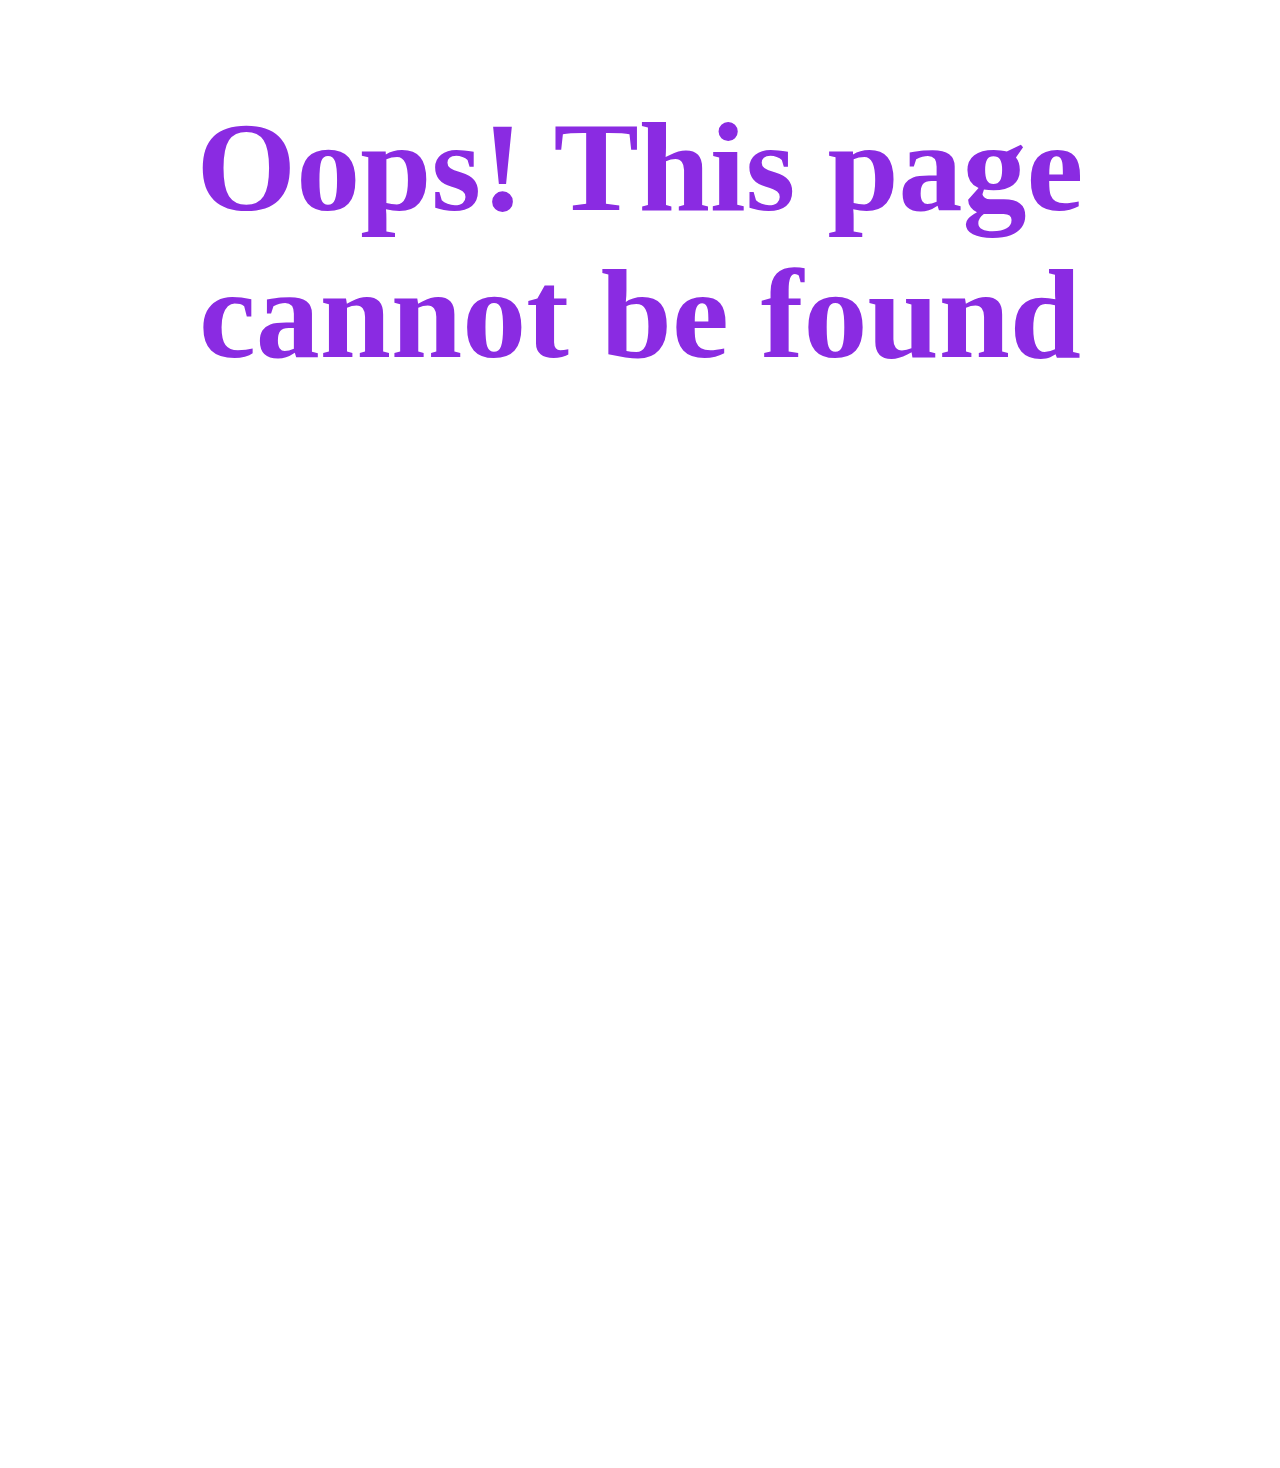
<file: 404page.html>
<!DOCTYPE html>
<html>
    <head>

    </head>
    <body>
        <style>
            body {
                display: flex;
                align-items: center;
                justify-content: center;
                text-align: center;
            }
            h1 {
                width: 100vw;
                height: 100vw;
                font-size: 8em;
                color: blueviolet;
            }
        </style>
        <h1>Oops! This page cannot be found</h1>
    </body>
</html>
</file>
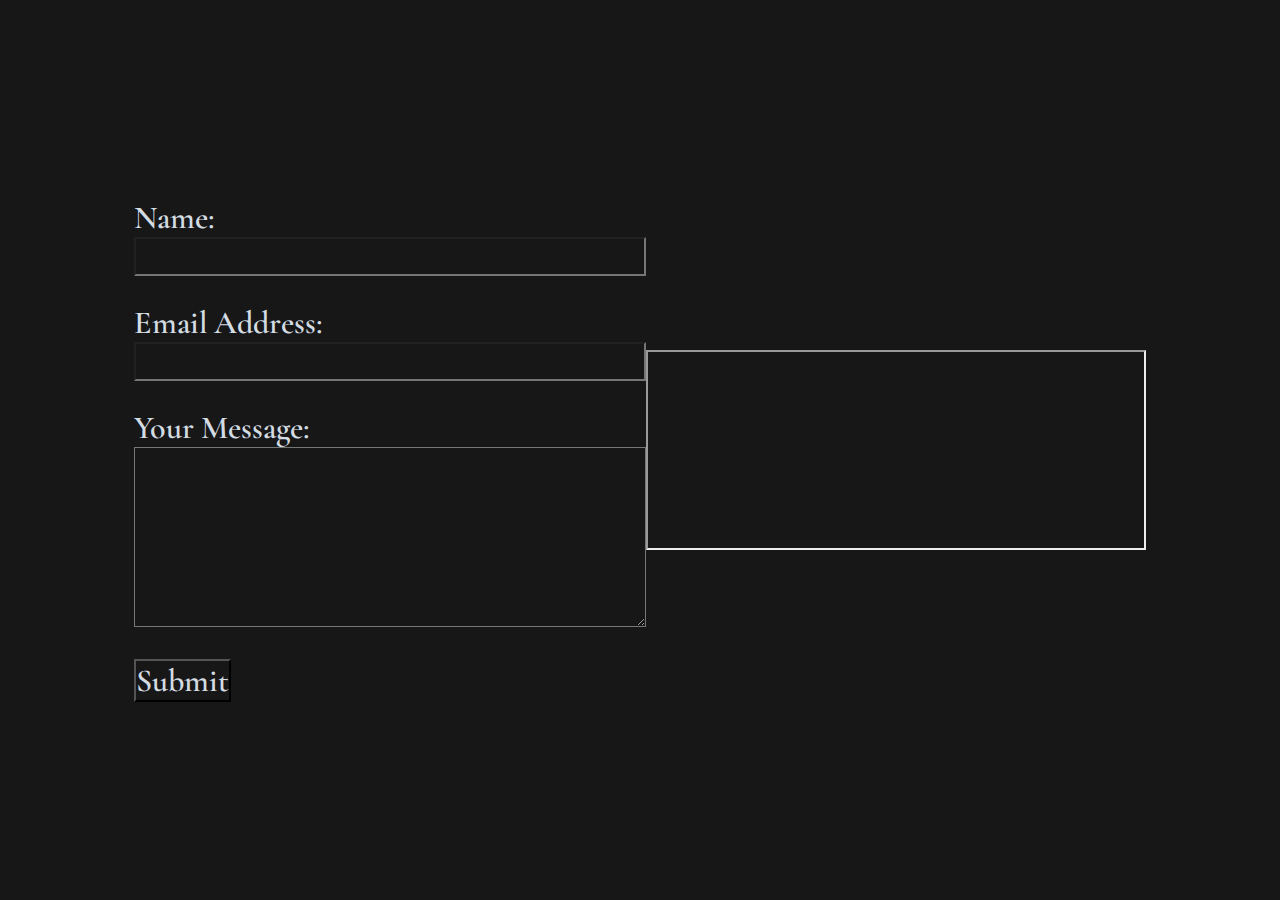
<file: message.html>
<!DOCTYPE html>
<html>
    <head>
        <title>Leave a Message</title>
        <link rel="stylesheet" href="styles.css">
        <link rel="stylesheet" href="message.css">
    </head>

    <body>
        <section class="slide-fullpage theme-dark">
            <form method="get" action="submit-message" target="iframe">
                <label for="input-name">Name:</label> <br>
                <input type="text" id="input-name" name="inputName"><br>
                <label for="input-email">Email Address:</label><br>
                <input type="email" id="input-email" name="inputEmail"><br>
                <label for="input-message">Your Message:</label><br>
                <textarea id="input-message" name="inputMessage"></textarea><br>
                <button type="submit" id="submit-button">Submit</button>
            </form>

            <iframe src="" height="200" width="500" name="iframe"></iframe> 
        </section>

        <script src="message.js"></script>
    </body>
</html>
</file>
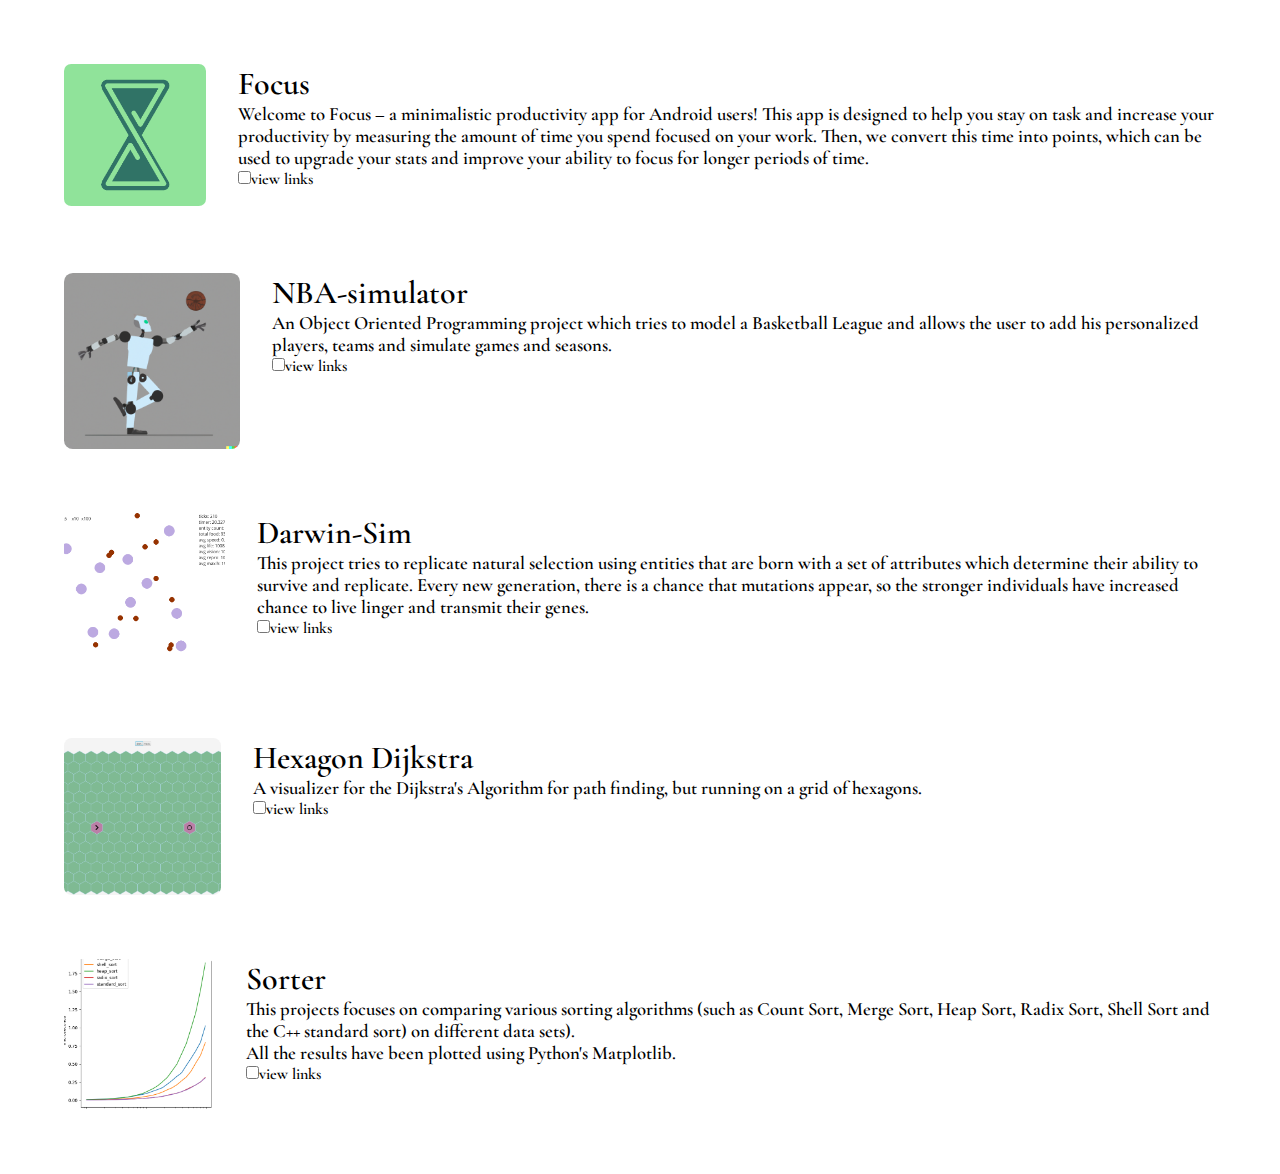
<file: projects.html>
<!DOCTYPE html>
<html>
    <head>
        <title>Projects</title>
        <link rel="stylesheet" href="styles.css">
    </head>

    <body>
        <script src="projects.js"></script>
    </body>
</html>
</file>
<file: styles.css>
html {
    scroll-behavior: smooth;
  }

:root {
    --dark: #171717;
    --darkVariant: #262626;
    --light: #d3dce2;
    --lightVariant: #aab3b9;
    --accent_blue: #62aadc;
    --accent_green: #1b4945;
}

.theme-dark,
.theme-dark *{
    --surface: var(--dark);
    --onSurface: var(--light);
    --accent: var(--accent_green);

    background-color: var(--dark);
    color: var(--light);
}

.theme-light,
.theme-light *{
    --surface: var(--light);
    --onSurface: var(--dark);
    --accent: var(--accent_blue);
    background-color: var(--light);
    color: var(--dark);
}
@font-face {
    font-family: Garamond;
    src: url("/res/fonts/Cormorant_Garamond/CormorantGaramond-SemiBold.ttf");
}

* {
    padding: 0;
    margin: 0;
    box-sizing: border-box;
    font-family: Garamond;
}

header {
    width: 100vw;
    z-index: 10;

    display: flex;
    position: fixed;
    align-content: center;
    justify-content: center;
    align-items: center;

    background-color:var(--dark);
    color: var(--light);
    box-shadow: 0px 8px 16px 0px rgba(0,0,0,0.2);
}

nav {
    font-size: 2em;
}


nav ul {
    list-style-type: none;
    margin: 0;
    padding: 0;
    overflow: hidden;
}

nav li {
    float: left;
}

nav li a, .dropdown-button {
    display: inline-block;
    text-align: center;
    padding: 0.4em 3em;
    max-width: 18vw;
    text-decoration: none;
    color: inherit;
}

nav li a:hover, .dropdown:hover .dropdown-button {
   background-color: var(--accent_green);
}

nav li.dropdown {
    display: inline-block;
}

.dropdown-content {
    display: none;  
    position: absolute;
    background-color: var(--dark);
    min-width: 160px;
    box-shadow: 0px 8px 16px 0px rgba(0,0,0,0.4);
    z-index: 1;
}

.dropdown-content a {
    color: var(--light);
    padding: 12px 16px;
    text-decoration: none;
    display: block;
    text-align: left;
}

.dropdown-content a:hover {
    background-color: var(--darkVariant);
}

.dropdown:hover .dropdown-content {
    display: block;
}

.slide-fullpage {
    position: relative;
    height: 100vh;
    width: 100vw;

    display: flex;
    align-content: center;
    justify-content: center;
    align-items: center;
    justify-items: center;
}


.slide-title {
    position: absolute;
    left: 0.8em;
    top: 0.6em;
    font-size: 4em;
    text-transform: uppercase;
    background-color: transparent;
    text-decoration: none;
    border: none!important;
}

.slide-title-button {
    position: absolute;
    right: 2em;
    top: 1em;
    font-size: 2em;
    background-color: transparent;
    text-decoration:underline;
    border: none!important;
}

#slide-general {
    justify-content: space-between;
}
#slide-general>img {
    display: inline-block;
    left: 0;
    height: 100%;
    aspect-ratio: 72 / 100;
    max-width: 60vw;
    object-fit: cover;
}

#slide-general>ul {
    display: inline-block;
    margin: auto auto;
    list-style: none;
    text-align: center;
    font-size:2vw;
}
#slide-general h1 {
    border-bottom: 1px solid var(--onSurface);
    margin-bottom: 1.4em;
}

#slide-projects {
    display: flex;
    align-items: center;

}

.img-round {
    object-fit: fill;
    border-radius: 50%;
    -webkit-border-radius: 50%;
    -moz-border-radius: 50%;
    -ms-border-radius: 50%;
    -o-border-radius: 50%;
}

.card-project {
    max-width: 17%;
    width: auto;
    max-height: 100%;
    overflow: hidden;
    display: flex;
    flex-direction: column;
    justify-content: center;
    padding: 2vh 2vw;
    background-color: transparent;
    transition:max-height 1s ease-in-out;
    -webkit-transition:max-height 1s ease-in-out;
    -moz-transition:max-height 1s ease-in-out;
    -ms-transition:max-height 1s ease-in-out;
    -o-transition:max-height 1s ease-in-out;
}

.card-project:hover {
    opacity: 1;
}
.card-project>* {
    transition: all 1s ease-in-out;
    -webkit-transition: all 1s ease-in-out;
    -moz-transition: all 1s ease-in-out;
    -ms-transition: all 1s ease-in-out;
    -o-transition: all 1s ease-in-out;
}

.card-project>img {
    display: inline-block;
    max-width: 100%;
    width: 20em;
    aspect-ratio: 1 / 1;
    margin-bottom: 3em;
    opacity: 0.6;
}

.card-project:hover>* {
    max-height: 100vh;
    height: auto;
    opacity: 1;
    transition: all 1s;
}
.card-project>a {
    max-height: 0;
    overflow: hidden;
    opacity: 0;
    margin-bottom: 1em;
}
.card-project>h5 {
    max-height: 0;
    overflow: hidden;
    text-align: center;
    opacity: 0.4;
    font-size: 2em;
    margin-bottom: 1em;
}
.card-project>h6 {
    max-height: 0;
    overflow: hidden;
    opacity: 0;
    font-size: 1.4em;
    margin-bottom: 1em;
}
.card-project>p {
    max-height: 0;
    overflow: hidden;
    opacity: 0;
    font-size: 1.2em;
}

.img-squircle {
    object-fit: cover;
    border-radius: 4%;
    -webkit-border-radius: 4%;
    -moz-border-radius: 4%;
    -ms-border-radius: 4%;
    -o-border-radius: 4%;
}

.card-work {
    display: flex;
    /* justify-content: center;
    align-content: center; */
    margin: 2vw;
}
.card-work>.text-normal {
    max-width: 48em;
    word-wrap: normal;
}
.card-work>img {
    width: 20vw;
    aspect-ratio: 1 / 1;
    margin-right: 2em;

}
.card-work h2 {
    margin-bottom: 0.2em;
    font-size: 3em;

}
.card-work a {
    display: block;
    margin-bottom: 0.6em;
    font-size: 1.4em;
}

.card-work h3 {
    margin-bottom: 0.6em;
    font-size: 1.4em;
}
.card-work p {
    font-size: 1.2em;
    max-width: 30em;
}

.timeline {
    position: relative;
    max-width: 80vw;
    width: 60vw;
    margin: 0 auto;
}

/* The actual timeline (the vertical ruler) */
.timeline::after {
    content: '';
    position: absolute;
    width: 6px;
    background-color: var(--lightVariant);
    top: 0;
    bottom: 0;
    left: 50%;
    margin-left: -3px;
    opacity: 0.6;
}

/* Container around content */
.timeline .container {
    padding: 10px 40px;
    position: relative;
    background-color: inherit;
    width: 50%;

    opacity: 0.4;
    transition: all 0.8s;
    -webkit-transition: all 0.8s;
    -moz-transition: all 0.8s;
    -ms-transition: all 0.8s;
    -o-transition: all 0.8s;
}

/* The circles on the timeline */
.timeline .container::after {
    content: '';
    position: absolute;
    width: 25px;
    height: 25px;
    right: -17px;
    background-color: var(--accent);
    border: 4px solid var(--accent);
    top: 15px;
    border-radius: 50%;
    z-index: 2;
}

.timeline .left {
    left: 0;
}

.timeline .right {
    left: 50%;
}

/* Add arrows to the left container (pointing right) */
.timeline .left::before {
    content: " ";
    height: 0;
    position: absolute;
    top: 22px;
    width: 0;
    z-index: 1;
    right: 30px;
}

/* Add arrows to the right container (pointing left) */
.timeline .right::before {
    content: " ";
    height: 0;
    position: absolute;
    top: 22px;
    width: 0;
    z-index: 1;
    left: 30px;
}

.timeline .right::after {
    left: -16px;
}

/* The actual content */
.timeline .content {
    padding: 20px 30px;
    width: auto;
    /*background-color: var(--lightVariant);
    */position: relative;
    border-radius: 6px;
}

.timeline .container:hover {
    opacity: 1;
}
.timeline h2 {
    font-size: 2em;
    margin-bottom: 0.4em;
}
.timeline h3 {
    font-size: 1.6em;
    margin-bottom: 0.4em;
}
.timeline h3 {
    font-size: 1.2em;
    margin-bottom: 0.4em;
}

h2.text-slide-left {
    animation-delay: 0.2s;
}
h3.text-slide-left {
    animation-delay: 0.3s;
}
h4.text-slide-left {
    animation-delay: 0.4s;
}
h5.text-slide-left {
    animation-delay: 0.5s;
}
h6.text-slide-left {
    animation-delay: 0.6s;
}
.text-slide-left {
    animation: slide-left 1s ease-in-out;
    -webkit-animation: slide-left 1s ease-in-out;
}

@keyframes slide-left {
    0% {
        margin-left: 20%;
        width: 120%;
        transform: rotate(-4deg);
        -webkit-transform: rotate(-4deg);
        -moz-transform: rotate(-4deg);
        -ms-transform: rotate(-4deg);
        -o-transform: rotate(-4deg);
}
    100% {
        margin-left: 0;
        width: 100%;
        
}
}

#contact-grid a {
    font-size: 2em;
}

#contact-grid article {
    max-width: 40vw;
    display: flex;
    align-items: center;
    padding: 1em 2em;
    margin: 2em;
}

/* Media queries - Responsive timeline on screens less than 600px wide */
@media screen and (max-width:1000px) {
    /* Place the timelime to the left */
    .timeline::after {
        left: 31px;
    }

    /* Full-width containers */
    .timeline>.container {
        width: 100%;
        padding-left: 70px;
        padding-right: 25px;
    }

    /* Make sure that all arrows are pointing leftwards */
    .timeline .container::before {
        left: 60px;
        border: medium solid white;
        border-width: 10px 10px 10px 0;
        border-color: transparent white transparent transparent;
    }

    /* Make sure all circles are at the same spot */
    .timeline .left::after,
    .timeline .right::after {
        left: 15px;
    }

    /* Make all right containers behave like the left ones */
    .timeline .right {
        left: 0%;
    }

    #contact-grid a {
        font-size: 1em;
    }



    nav {
        font-size: 1.2em;
    }

    .dropdown-content a {
        padding: 0.2em 0.3em;
    }

    nav li a, .dropdown-button {
        padding: 0em 0.2em;
    }

    .card-project>p {
        font-size: 0.8em;
    }
}

#slide-awards .container {
    max-width: 90vw;
    display: flex;
}

#slide-awards img {
    width: 32vw;
    aspect-ratio: 1 / 1;
    margin: 0 4vw;
}
#slide-awards figcaption {
    text-align: center;
}
#slide-awards h2 {
    color: var(--light);
    font-size: 1.6em;
    font-weight: normal;
    list-style-type: disc;
    margin-top: 1em;
    font-style:oblique;
}
#slide-awards em {
    font-weight: bold;
}

#contact-grid {
    display: grid;
    grid-template-columns: auto auto;
    grid-template-rows: auto auto auto;
}

#contact-grid img {
    display: inline-block;
    height: 4em;
    aspect-ratio: 1 / 1;
    margin: 1em;
}
</file>
<file: message.css>
label {
    font-size: 2em;
}
input {
    width: 40vw;
    font-size: 1.8em;
    margin-bottom: 3vh;
}

textarea {
    width: 40vw;
    height: 20vh;
    font-size: 1.8em;
    margin-bottom: 3vh;
}
button {
    text-align: center;
    font-size: 2em;
}
</file>
